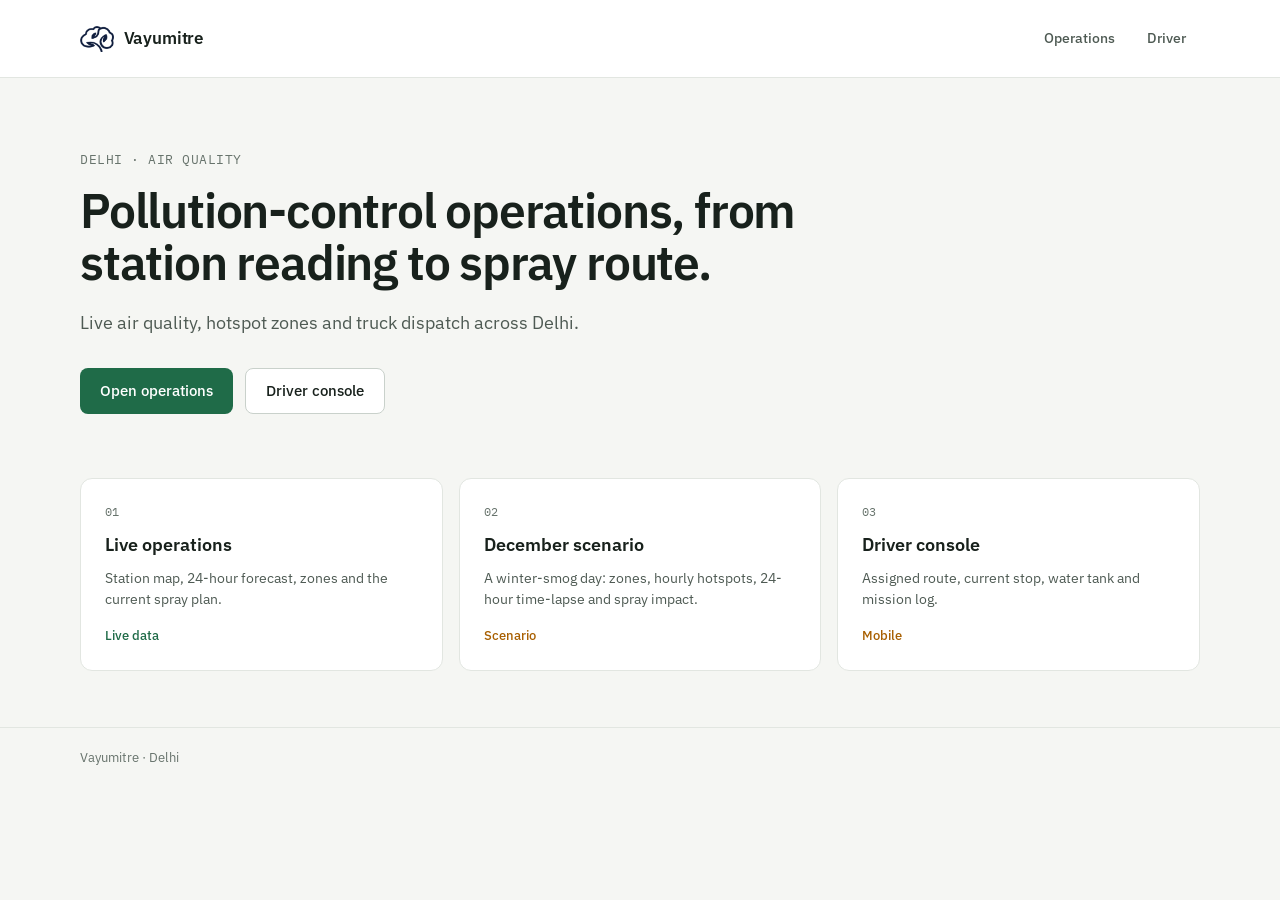
<file: index.html>
<!doctype html>
<html lang="en">
<head>
<meta charset="utf-8">
<title>Vayumitre — Home</title>
<link rel="icon" type="image/png" href="assets/favicon.png">
<meta name="viewport" content="width=device-width, initial-scale=1">
<link rel="preconnect" href="https://fonts.googleapis.com">
<link rel="stylesheet" href="https://fonts.googleapis.com/css2?family=IBM+Plex+Mono:wght@400;500&family=IBM+Plex+Sans:wght@400;500;600&display=swap">
<style>
  body{margin:0;background:#F5F6F3}
  a{color:#1F6B48} a:hover{color:#164F35}
  .nav a:hover{background:#EEF1ED;color:#18211C}
  .card:hover{border-color:#C9D1CB !important}
  .btn-p:hover{background:#164F35 !important;color:#FFFFFF !important}
  .btn-s:hover{border-color:#4E5A53 !important;color:#18211C !important}
</style>
</head>
<body>
<div style="min-height: 900px; background: #F5F6F3; color: #18211C; font-family: 'IBM Plex Sans', system-ui, sans-serif; font-size: 16px; line-height: 1.5">
  <header style="border-bottom: 1px solid #E2E6E1; background: #FFFFFF">
    <div style="max-width: 1120px; margin: 0 auto; padding: 18px 24px; display: flex; flex-wrap: wrap; align-items: center; gap: 16px">
      <div style="display: flex; align-items: center; gap: 10px">
        <img src="assets/vayumitre-mark.png" alt="" style="height: 26px; width: auto; display: block">
        <span style="font-weight: 600; font-size: 17px; letter-spacing: -0.01em">Vayumitre</span>
        
      </div>
      <nav class="nav" aria-label="Primary" style="margin-left: auto; display: flex; flex-wrap: wrap; gap: 4px">
        <a href="admin.html" style="padding: 10px 14px; border-radius: 8px; text-decoration: none; color: #4E5A53; font-size: 14px; font-weight: 500">Operations</a>
        <a href="driver.html" style="padding: 10px 14px; border-radius: 8px; text-decoration: none; color: #4E5A53; font-size: 14px; font-weight: 500">Driver</a>
      </nav>
    </div>
  </header>

  <main style="max-width: 1120px; margin: 0 auto; padding: 72px 24px 56px">
    <p style="margin: 0 0 14px; font-family: 'IBM Plex Mono', monospace; font-size: 13px; color: #67736C; letter-spacing: 0.04em; text-transform: uppercase">Delhi · Air quality</p>
    <h1 style="margin: 0; max-width: 760px; font-size: 48px; line-height: 1.1; font-weight: 600; letter-spacing: -0.025em">Pollution-control operations, from station reading to spray route.</h1>
    <p style="margin: 20px 0 0; max-width: 620px; font-size: 18px; color: #4E5A53">Live air quality, hotspot zones and truck dispatch across Delhi.</p>
    <div style="display: flex; flex-wrap: wrap; gap: 12px; margin-top: 32px">
      <a class="btn-p" href="admin.html" style="display: inline-flex; align-items: center; min-height: 44px; padding: 0 20px; border-radius: 8px; background: #1F6B48; color: #FFFFFF; text-decoration: none; font-weight: 500; font-size: 15px">Open operations</a>
      <a class="btn-s" href="driver.html" style="display: inline-flex; align-items: center; min-height: 44px; padding: 0 20px; border-radius: 8px; border: 1px solid #C9D1CB; background: #FFFFFF; color: #18211C; text-decoration: none; font-weight: 500; font-size: 15px">Driver console</a>
    </div>

    <div style="display: grid; grid-template-columns: repeat(auto-fit, minmax(300px, 1fr)); gap: 16px; margin-top: 64px">
      <a class="card" href="admin.html" style="display: flex; flex-direction: column; gap: 10px; padding: 24px; border: 1px solid #E2E6E1; border-radius: 12px; background: #FFFFFF; text-decoration: none; color: #18211C">
        <span style="font-family: 'IBM Plex Mono', monospace; font-size: 12px; color: #67736C">01</span>
        <span style="font-size: 18px; font-weight: 600">Live operations</span>
        <span style="font-size: 14px; color: #4E5A53">Station map, 24-hour forecast, zones and the current spray plan.</span>
        <span style="margin-top: 6px; font-size: 13px; font-weight: 500; color: #1F6B48">Live data</span>
      </a>
      <a class="card" href="december.html" style="display: flex; flex-direction: column; gap: 10px; padding: 24px; border: 1px solid #E2E6E1; border-radius: 12px; background: #FFFFFF; text-decoration: none; color: #18211C">
        <span style="font-family: 'IBM Plex Mono', monospace; font-size: 12px; color: #67736C">02</span>
        <span style="font-size: 18px; font-weight: 600">December scenario</span>
        <span style="font-size: 14px; color: #4E5A53">A winter-smog day: zones, hourly hotspots, 24-hour time-lapse and spray impact.</span>
        <span style="margin-top: 6px; font-size: 13px; font-weight: 500; color: #A85F00">Scenario</span>
      </a>
      <a class="card" href="driver.html" style="display: flex; flex-direction: column; gap: 10px; padding: 24px; border: 1px solid #E2E6E1; border-radius: 12px; background: #FFFFFF; text-decoration: none; color: #18211C">
        <span style="font-family: 'IBM Plex Mono', monospace; font-size: 12px; color: #67736C">03</span>
        <span style="font-size: 18px; font-weight: 600">Driver console</span>
        <span style="font-size: 14px; color: #4E5A53">Assigned route, current stop, water tank and mission log.</span>
        <span style="margin-top: 6px; font-size: 13px; font-weight: 500; color: #A85F00">Mobile</span>
      </a>
    </div>

  </main>

  <footer style="border-top: 1px solid #E2E6E1">
    <div style="max-width: 1120px; margin: 0 auto; padding: 20px 24px; display: flex; flex-wrap: wrap; gap: 8px 24px; font-size: 13px; color: #67736C">
      <span>Vayumitre · Delhi</span>
    </div>
  </footer>
</div>
</body>
</html>
</file>
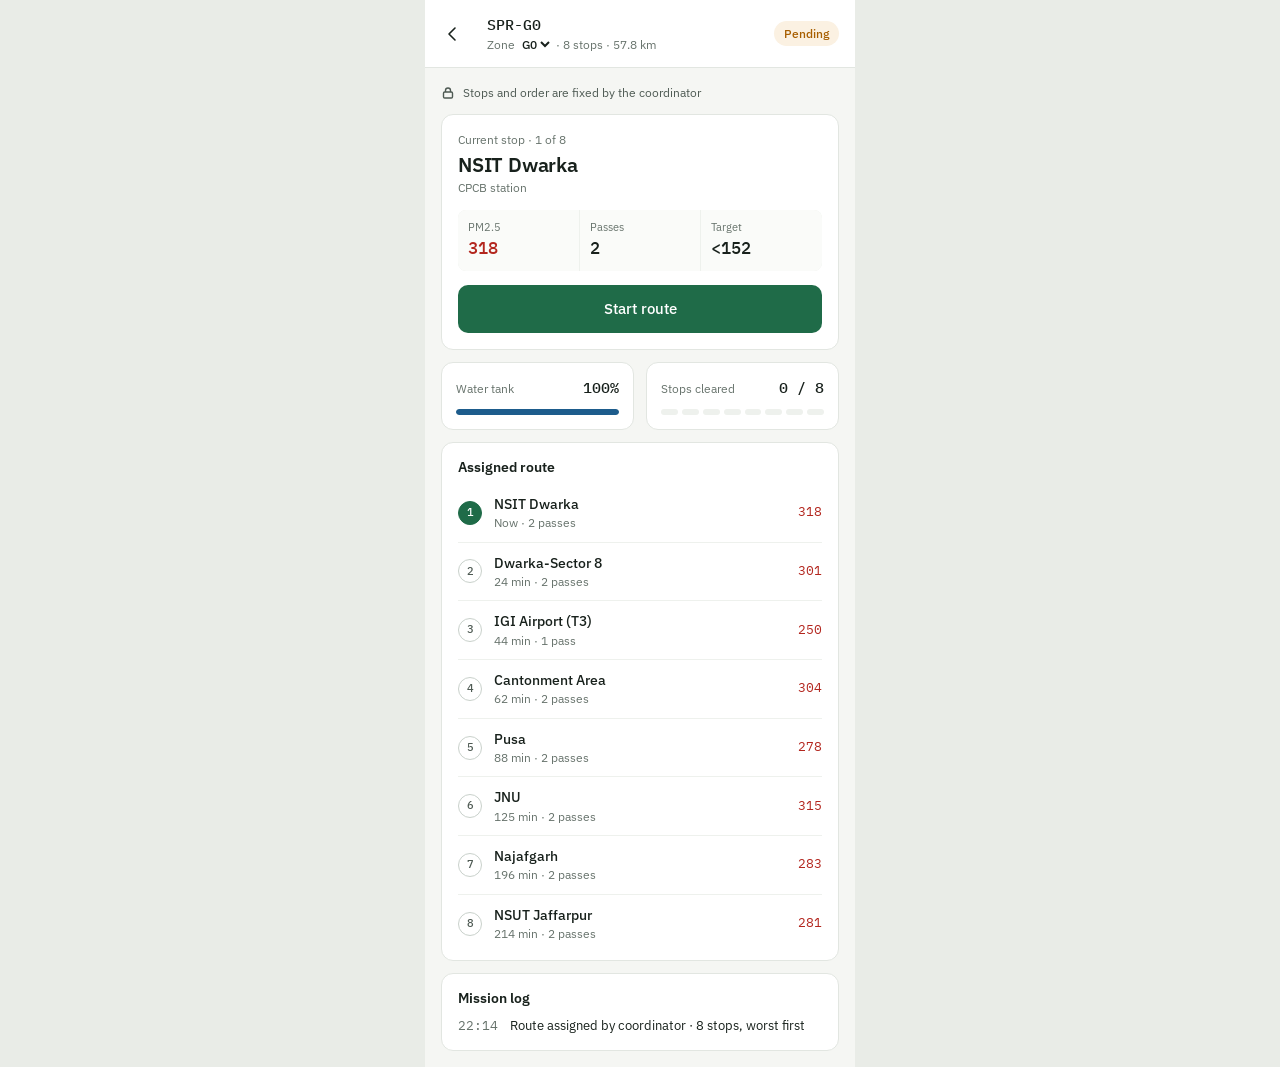
<file: driver.html>
<!doctype html>
<html lang="en">
<head>
<meta charset="utf-8">
<title>Vayumitre — Driver console</title>
<link rel="icon" type="image/png" href="assets/favicon.png">
<meta name="viewport" content="width=device-width, initial-scale=1">
<link rel="preconnect" href="https://fonts.googleapis.com">
<link rel="stylesheet" href="https://fonts.googleapis.com/css2?family=IBM+Plex+Mono:wght@400;500&family=IBM+Plex+Sans:wght@400;500;600&display=swap">
<style>
  body{margin:0;background:#E9ECE7}
  a{color:#1F6B48}
  .mono{font-family:'IBM Plex Mono', monospace}
  #act:disabled{background:#C9D1CB;cursor:default}
  #act.ghost{background:#FFFFFF;color:#18211C;border:1px solid #C9D1CB}
  #zsel{border:0;background:transparent;font:inherit;color:#18211C;font-weight:500;padding:0;cursor:pointer;field-sizing:content;max-width:120px}
  .back:hover{background:#EEF1ED}
</style>
</head>
<body>
<div style="max-width: 430px; min-height: 100vh; margin: 0 auto; box-sizing: border-box; background: #F5F6F3; color: #18211C; font-family: 'IBM Plex Sans', system-ui, sans-serif; font-size: 14px; line-height: 1.45; display: flex; flex-direction: column">

  <header style="background: #FFFFFF; border-bottom: 1px solid #E2E6E1; padding: 14px 16px; display: flex; align-items: center; gap: 12px; position: sticky; top: 0; z-index: 2">
    <a class="back" href="index.html" aria-label="Back to home" style="width: 44px; height: 44px; margin: -6px 0 -6px -10px; display: flex; align-items: center; justify-content: center; border-radius: 8px">
      <svg width="18" height="18" viewBox="0 0 18 18" fill="none" stroke="#18211C" stroke-width="1.6" stroke-linecap="round" stroke-linejoin="round"><path d="M11 3 L5 9 L11 15"></path></svg>
    </a>
    <div style="flex: 1 1 auto; min-width: 0">
      <div class="mono" style="font-size: 15px; font-weight: 500" id="truck">SPR-—</div>
      <div style="font-size: 12px; color: #67736C">Zone <select id="zsel" aria-label="Zone"></select> · <span id="meta">–</span></div>
    </div>
    <span id="pill" style="font-size: 12px; font-weight: 500; color: #A85F00; background: #FBF1E2; border-radius: 999px; padding: 4px 10px">Pending</span>
  </header>

  <div style="flex: 1 1 auto; padding: 16px; display: flex; flex-direction: column; gap: 12px">

    <div style="display: flex; align-items: center; gap: 8px; font-size: 12px; color: #4E5A53">
      <svg width="14" height="14" viewBox="0 0 14 14" fill="none" stroke="#4E5A53" stroke-width="1.4" stroke-linejoin="round"><rect x="2.5" y="6" width="9" height="6" rx="1.2"></rect><path d="M4.5 6 V4.5 a2.5 2.5 0 0 1 5 0 V6"></path></svg>
      <span>Stops and order are fixed by the coordinator</span>
    </div>

    <section style="background: #FFFFFF; border: 1px solid #E2E6E1; border-radius: 12px; padding: 16px; display: flex; flex-direction: column; gap: 14px">
      <div>
        <div style="font-size: 12px; color: #67736C" id="cur-lbl">Current stop</div>
        <div style="margin-top: 2px; font-size: 20px; font-weight: 600; letter-spacing: -0.01em" id="cur-name">–</div>
        <div style="font-size: 12px; color: #67736C" id="cur-sub">–</div>
      </div>
      <div style="display: grid; grid-template-columns: repeat(3, minmax(0, 1fr)); gap: 1px; background: #EEF1ED; border-radius: 8px; overflow: hidden">
        <div style="background: #FAFBF9; padding: 10px">
          <div style="font-size: 11px; color: #67736C">PM2.5</div>
          <div class="mono" style="font-size: 17px; font-weight: 500" id="cur-pm">–</div>
        </div>
        <div style="background: #FAFBF9; padding: 10px">
          <div style="font-size: 11px; color: #67736C">Passes</div>
          <div class="mono" style="font-size: 17px; font-weight: 500" id="cur-passes">–</div>
        </div>
        <div style="background: #FAFBF9; padding: 10px">
          <div style="font-size: 11px; color: #67736C">Target</div>
          <div class="mono" style="font-size: 17px; font-weight: 500" id="cur-target">–</div>
        </div>
      </div>
      <button type="button" id="act" style="min-height: 48px; border: 0; border-radius: 10px; background: #1F6B48; color: #FFFFFF; font: inherit; font-size: 15px; font-weight: 500; cursor: pointer">Start route</button>
    </section>

    <div style="display: grid; grid-template-columns: repeat(2, minmax(0, 1fr)); gap: 12px">
      <section style="background: #FFFFFF; border: 1px solid #E2E6E1; border-radius: 12px; padding: 14px">
        <div style="display: flex; align-items: baseline; justify-content: space-between">
          <span style="font-size: 12px; color: #67736C">Water tank</span>
          <span class="mono" style="font-size: 15px; font-weight: 500" id="water-v">100%</span>
        </div>
        <div style="margin-top: 10px; height: 6px; background: #EEF1ED; border-radius: 3px; overflow: hidden">
          <div id="water-bar" style="width: 100%; height: 6px; background: #1D5C8C; border-radius: 3px"></div>
        </div>
      </section>
      <section style="background: #FFFFFF; border: 1px solid #E2E6E1; border-radius: 12px; padding: 14px">
        <div style="display: flex; align-items: baseline; justify-content: space-between">
          <span style="font-size: 12px; color: #67736C">Stops cleared</span>
          <span class="mono" style="font-size: 15px; font-weight: 500" id="prog-v">0 / 0</span>
        </div>
        <div id="prog" style="margin-top: 10px; display: grid; gap: 4px"></div>
      </section>
    </div>

    <section style="background: #FFFFFF; border: 1px solid #E2E6E1; border-radius: 12px">
      <h2 style="margin: 0; padding: 14px 16px 6px; font-size: 14px; font-weight: 600">Assigned route</h2>
      <ol id="route" style="list-style: none; margin: 0; padding: 0 16px 8px"></ol>
    </section>

    <section style="background: #FFFFFF; border: 1px solid #E2E6E1; border-radius: 12px; padding: 14px 16px">
      <h2 style="margin: 0 0 8px; font-size: 14px; font-weight: 600">Mission log</h2>
      <div id="log" style="display: flex; flex-direction: column; gap: 6px"></div>
    </section>
  </div>
</div>

<script>
// One truck, one mission. Stops come from the coordinator's plan (December
// scenario by default; ?src=live uses the live server's /api/plan). Each stop:
// drive -> spray (-42.5% PM2.5 per pass, 11% of the tank) -> cleared below the
// pre-position limit, or sprayed again. A low tank sends the truck to refill.
const P = new URLSearchParams(location.search);
const LIVE = P.get("src") === "live";
const SPRAY_R = 0.425, WATER_PER_PASS = 11, SPEED_KMPH = 22, DWELL_MIN = 8;
const C = {accent:"#1F6B48", amber:"#A85F00", red:"#B3261E", normal:"#7D8C84", blue:"#1D5C8C"};
const $ = id => document.getElementById(id);
const esc = s => String(s ?? "").replace(/[&<>"']/g, c => ({"&":"&amp;","<":"&lt;",">":"&gt;",'"':"&quot;","'":"&#39;"}[c]));
const short = n => String(n).split(",")[0];
const agency = n => { const p = String(n).split(" - "); return p.length > 1 ? p[p.length-1].trim() + " station" : "Monitoring station"; };
const now = () => new Date().toLocaleTimeString("en-GB", {hour:"2-digit", minute:"2-digit", timeZone:"Asia/Kolkata"});
const hav = (a, b) => { const R = 6371, r = d => d*Math.PI/180, dLa = r(b[0]-a[0]), dLo = r(b[1]-a[1]);
  const h = Math.sin(dLa/2)**2 + Math.cos(r(a[0]))*Math.cos(r(b[0]))*Math.sin(dLo/2)**2; return 2*R*Math.asin(Math.sqrt(h)); };

let PLAN = null, ACTIVE = 190, RISING = 152;
let E = null, STOPS = [], cur = 0, water = 100, phase = "idle", LOG = [], started = false, timer = null;

const tier = pm => pm >= ACTIVE ? "ACTIVE" : pm >= RISING ? "PRE" : "NORMAL";
const tierCol = pm => ({ACTIVE:C.red, PRE:C.amber, NORMAL:C.normal})[tier(pm)];
const passes = pm => pm < RISING ? 0 : Math.max(1, Math.ceil(Math.log(RISING/pm) / Math.log(1 - SPRAY_R)));
function log(text){ LOG.unshift({t:now(), text}); if(LOG.length > 30) LOG.pop(); }

async function load(){
  const url = LIVE ? "/api/plan" : "data/december_plan.json";
  try{
    const r = await fetch(url, {cache:"no-store"}); PLAN = await r.json();
    if(!r.ok || PLAN.error) throw new Error(PLAN.error || r.status);
  }catch(e){
    $("cur-name").textContent = "Plan not available";
    $("cur-sub").textContent = "Try again shortly.";
    $("act").disabled = true; return;
  }
  ACTIVE = PLAN.active_limit ?? ACTIVE; RISING = PLAN.rising_limit ?? RISING;
  const list = PLAN.clusters.filter(c => c.checkpoints.length);
  list.sort((a,b) => (a.kind === "priority") - (b.kind === "priority") || a.label.localeCompare(b.label, undefined, {numeric:true}));
  $("zsel").innerHTML = list.map(c => `<option value="${c.label}">${c.label}${c.kind === "priority" ? " (hotspot)" : ""}</option>`).join("");
  const want = P.get("zone");
  const start = list.find(c => c.label === want) || list.slice().sort((a,b) => b.checkpoints.length - a.checkpoints.length)[0];
  if(!start){ $("cur-name").textContent = "No spray stops right now"; $("cur-sub").textContent = "All stations are below the pre-position limit."; $("act").disabled = true; return; }
  $("zsel").value = start.label;
  $("zsel").onchange = () => pick($("zsel").value);
  pick(start.label);
}

function pick(label){
  clearTimeout(timer);
  E = PLAN.clusters.find(c => c.label === label);
  STOPS = E.checkpoints.map(c => ({...c, done:false, start:c.pm25}));
  cur = 0; water = 100; phase = "idle"; started = false; LOG = [];
  log(`Route assigned by coordinator · ${STOPS.length} stop${STOPS.length === 1 ? "" : "s"}, worst first`);
  history.replaceState(null, "", `?${LIVE ? "src=live&" : ""}zone=${encodeURIComponent(label)}`);
  render();
}

function etaMinutes(i){   // minutes from the current stop to stop i
  let m = 0;
  for(let k = cur; k < i; k++) m += hav([STOPS[k].lat, STOPS[k].lng], [STOPS[k+1].lat, STOPS[k+1].lng]) / SPEED_KMPH * 60 + DWELL_MIN;
  return Math.round(m);
}

function setPill(text, fg, bg){ const p = $("pill"); p.textContent = text; p.style.color = fg; p.style.background = bg; }

function render(){
  const n = STOPS.length, done = STOPS.filter(s => s.done).length, s = STOPS[cur];
  $("truck").textContent = `SPR-${E.label}`;
  $("meta").textContent = `${n} stop${n === 1 ? "" : "s"} · ${E.distance_km != null ? Number(E.distance_km).toFixed(1) + " km" : "holds position"}`;
  // status pill
  if(done === n) setPill("Complete", C.accent, "#E5F0EA");
  else if(phase === "driving" || phase === "refill") setPill("En route", C.blue, "#E6EEF5");
  else if(phase === "onsite" || phase === "spraying") setPill("Spraying", "#6B3FA0", "#EFE8F6");
  else setPill(started ? "Assigned" : "Pending", C.amber, "#FBF1E2");
  // current stop
  if(!s){
    $("cur-lbl").textContent = "Route complete";
    $("cur-name").textContent = "All stops cleared";
    $("cur-sub").textContent = `${n} of ${n} below ${RISING.toFixed(0)} µg/m³`;
    $("cur-pm").textContent = "–"; $("cur-pm").style.color = "#18211C";
    $("cur-passes").textContent = "0"; $("cur-target").textContent = `<${RISING.toFixed(0)}`;
  } else {
    $("cur-lbl").textContent = `Current stop · ${cur+1} of ${n}`;
    $("cur-name").textContent = short(s.station);
    $("cur-sub").textContent = agency(s.station);
    $("cur-pm").textContent = Math.round(s.pm25); $("cur-pm").style.color = tierCol(s.pm25);
    $("cur-passes").textContent = passes(s.pm25);
    $("cur-target").textContent = `<${RISING.toFixed(0)}`;
  }
  // action button
  const b = $("act"); b.disabled = false; b.className = "";
  if(!s){ b.textContent = "Route complete"; b.disabled = true; }
  else if(phase === "driving"){ b.textContent = `Driving to ${short(s.station)}…`; b.disabled = true; }
  else if(phase === "refill"){ b.textContent = "Refilling at STP depot…"; b.disabled = true; }
  else if(phase === "spraying"){ b.textContent = "Spraying…"; b.disabled = true; }
  else if(water < WATER_PER_PASS){ b.textContent = "Refill at depot"; b.className = "ghost"; }
  else if(phase === "onsite"){ b.textContent = `Spray ${short(s.station)}`; }
  else b.textContent = started ? `Drive to stop ${cur+1}` : "Start route";
  // gauges
  $("water-v").textContent = Math.round(water) + "%";
  $("water-bar").style.width = water + "%";
  $("water-bar").style.background = water < 20 ? C.red : water < 40 ? C.amber : C.blue;
  $("prog-v").textContent = `${done} / ${n}`;
  $("prog").style.gridTemplateColumns = `repeat(${Math.max(1,n)}, minmax(0, 1fr))`;
  $("prog").innerHTML = STOPS.map(x => `<div style="height:6px;border-radius:3px;background:${x.done ? C.accent : "#EEF1ED"}"></div>`).join("");
  // route list
  $("route").innerHTML = STOPS.map((x, i) => {
    const isCur = i === cur && !x.done, k = passes(x.pm25);
    const meta = x.done ? `Cleared · ${Math.round(x.start)} → ${Math.round(x.pm25)}`
      : isCur ? `Now · ${k} pass${k === 1 ? "" : "es"}`
      : `${etaMinutes(i)} min · ${k} pass${k === 1 ? "" : "es"}`;
    const ring = x.done || isCur ? C.accent : "#C9D1CB";
    const fill = isCur ? C.accent : x.done ? "#E5F0EA" : "#FFFFFF";
    const num = isCur ? "#FFFFFF" : x.done ? C.accent : "#4E5A53";
    return `<li style="display:flex;align-items:center;gap:12px;padding:10px 0;border-top:1px solid ${i === 0 ? "#FFFFFF" : "#EEF1ED"}">
      <span class="mono" style="width:24px;height:24px;flex:none;border-radius:50%;box-sizing:border-box;border:1.5px solid ${ring};background:${fill};color:${num};font-size:11px;font-weight:500;display:flex;align-items:center;justify-content:center">${x.done ? "✓" : i+1}</span>
      <div style="flex:1 1 auto;min-width:0"><div style="font-weight:500">${esc(short(x.station))}</div><div style="font-size:12px;color:#67736C">${meta}</div></div>
      <span class="mono" style="font-size:13px;color:${tierCol(x.pm25)}">${Math.round(x.pm25)}</span></li>`;
  }).join("");
  // log
  $("log").innerHTML = LOG.slice(0, 12).map(e => `<div style="display:flex;gap:12px;font-size:13px">
    <span class="mono" style="color:#67736C;flex:none">${e.t}</span><span>${esc(e.text)}</span></div>`).join("");
}

$("act").onclick = () => {
  const s = STOPS[cur]; if(!s) return;
  if(water < WATER_PER_PASS && phase !== "driving"){
    phase = "refill"; log("Tank low — driving to the STP depot to refill"); render();
    timer = setTimeout(() => { water = 100; phase = "idle"; log("Refilled to 100% at the STP depot"); render(); }, 2200);
    return;
  }
  if(phase === "idle"){
    started = true; phase = "driving";
    log(`Departed for ${short(s.station)}`); render();
    timer = setTimeout(() => { phase = "onsite"; log(`Arrived at ${short(s.station)} · PM2.5 ${Math.round(s.pm25)}`); render(); }, 1600);
  } else if(phase === "onsite"){
    phase = "spraying"; render();
    timer = setTimeout(() => {
      const before = s.pm25; s.pm25 = Math.round(before * (1 - SPRAY_R) * 10) / 10;
      water = Math.max(0, water - WATER_PER_PASS);
      if(s.pm25 < RISING){
        s.done = true; log(`Sprayed ${short(s.station)}: ${Math.round(before)} → ${Math.round(s.pm25)}, cleared`);
        cur++; phase = "idle";
        if(cur >= STOPS.length) log("All stops cleared · returning to depot");
      } else {
        phase = "onsite"; log(`Sprayed ${short(s.station)}: ${Math.round(before)} → ${Math.round(s.pm25)}, needs another pass`);
      }
      render();
    }, 1400);
  }
};

load();
</script>
</body>
</html>
</file>
